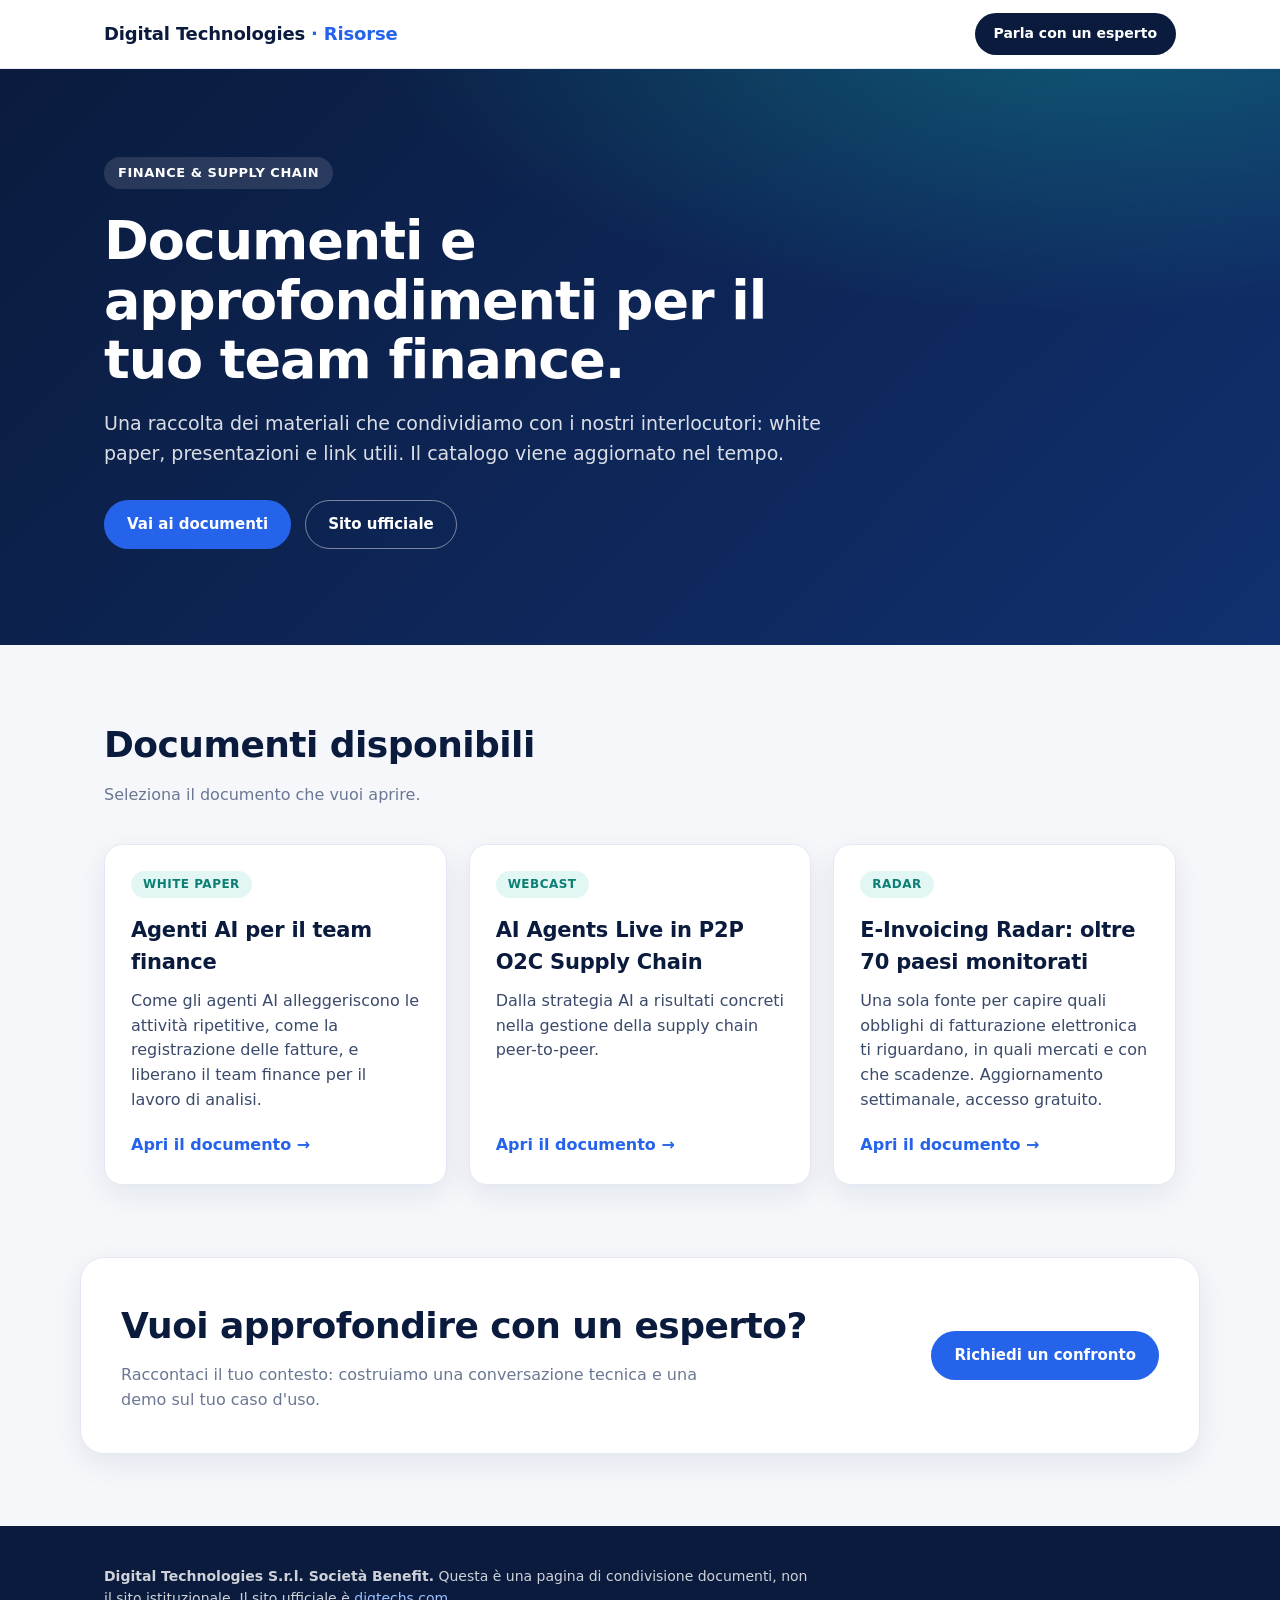
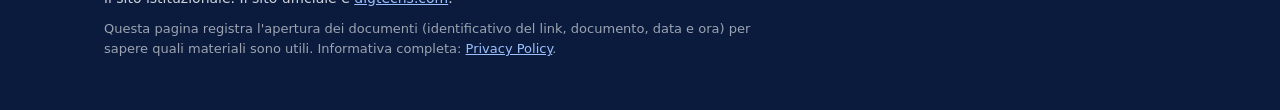
<file: index.html>
<!doctype html>
<html lang="it">
<head>
  <meta charset="utf-8">
  <meta name="viewport" content="width=device-width, initial-scale=1">
  <title>Documenti e risorse · Digital Technologies</title>
  <meta name="description" content="Documenti e approfondimenti condivisi da Digital Technologies.">
  <meta name="robots" content="noindex, nofollow">
  <!--og:start-->
  <meta property="og:type" content="website">
  <meta property="og:site_name" content="Digital Technologies">
  <meta property="og:title" content="Documenti e risorse · Digital Technologies">
  <meta property="og:description" content="Documenti e approfondimenti condivisi da Digital Technologies.">
  <meta property="og:image" content="https://federicotempella.github.io/REPOSITORY/cards/default.png">
  <meta property="og:image:width" content="1200">
  <meta property="og:image:height" content="630">
  <meta name="twitter:card" content="summary_large_image">
  <script src="tracking.js"></script>
  <!--og:end-->
  <link rel="stylesheet" href="style.css">
</head>
<body>

<header class="top">
  <div class="wrap">
    <a class="brand" href="./" id="brand">Digital Technologies<span> · Risorse</span></a>
    <a class="btn btn-small" href="https://www.digtechs.com/en/contacts#contact" target="_blank" rel="noopener">Parla con un esperto</a>
  </div>
</header>

<main>
  <div id="view-hub" hidden>
    <section class="hero">
      <div class="wrap">
        <span class="eyebrow">Finance &amp; Supply Chain</span>
        <h1>Documenti e approfondimenti per il tuo team finance.</h1>
        <p class="lead">Una raccolta dei materiali che condividiamo con i nostri interlocutori: white paper, presentazioni e link utili. Il catalogo viene aggiornato nel tempo.</p>
        <div class="hero-actions">
          <a class="btn btn-primary" href="#documenti">Vai ai documenti</a>
          <a class="btn btn-ghost" href="https://www.digtechs.com/" target="_blank" rel="noopener">Sito ufficiale</a>
        </div>
      </div>
    </section>

    <section class="section" id="documenti">
      <div class="wrap">
        <h2>Documenti disponibili</h2>
        <p class="section-sub">Seleziona il documento che vuoi aprire.</p>
        <div class="grid" id="docs"></div>
      </div>
    </section>

    <section class="section section-cta">
      <div class="wrap cta">
        <div>
          <h2>Vuoi approfondire con un esperto?</h2>
          <p class="section-sub">Raccontaci il tuo contesto: costruiamo una conversazione tecnica e una demo sul tuo caso d'uso.</p>
        </div>
        <a class="btn btn-primary" href="https://www.digtechs.com/en/contacts#contact" target="_blank" rel="noopener">Richiedi un confronto</a>
      </div>
    </section>
  </div>

  <noscript>
    <section class="redirect"><div class="wrap narrow">
      <h1>JavaScript disattivato</h1>
      <p class="lead lead-dark">Per vedere i documenti serve JavaScript. Attivalo nel browser e ricarica la pagina.</p>
    </div></section>
  </noscript>
</main>

<footer class="foot">
  <div class="wrap">
    <p><strong>Digital Technologies S.r.l. Società Benefit.</strong> Questa è una pagina di condivisione documenti, non il sito istituzionale. Il sito ufficiale è <a href="https://www.digtechs.com/" target="_blank" rel="noopener">digtechs.com</a>.</p>
    <p class="foot-small">Questa pagina registra l'apertura dei documenti (identificativo del link, documento, data e ora) per sapere quali materiali sono utili. Informativa completa: <a href="https://www.digtechs.com/en/privacy-policy/" target="_blank" rel="noopener">Privacy Policy</a>.</p>
  </div>
</footer>

<script src="config.js"></script>
<script src="app.js"></script>
</body>
</html>
</file>
<file: style.css>
/*
  PALETTE E STILE
  I colori sono un'approssimazione dello stile del sito aziendale (blu notte + blu elettrico + verde acqua),
  non valori presi dal suo CSS. Per cambiarli basta modificare le variabili qui sotto.
*/
:root {
  --ink: #0a1b3d;
  --ink-2: #3b4a6b;
  --muted: #6b7893;
  --bg: #f5f7fb;
  --card: #ffffff;
  --line: #e3e8f2;
  --accent: #2563eb;
  --accent-dark: #1b4fc4;
  --accent-2: #14b8a6;
  --radius: 18px;
  --shadow: 0 10px 30px rgba(10, 27, 61, .08);
}

* { box-sizing: border-box; }
html { scroll-behavior: smooth; }
body {
  margin: 0;
  font-family: Inter, "Segoe UI", system-ui, -apple-system, Roboto, Helvetica, Arial, sans-serif;
  color: var(--ink);
  background: var(--bg);
  line-height: 1.55;
  -webkit-font-smoothing: antialiased;
}
[hidden] { display: none !important; }
a { color: var(--accent); }
.wrap { max-width: 1120px; margin: 0 auto; padding: 0 24px; }
.narrow { max-width: 680px; }

/* Header */
.top {
  position: sticky; top: 0; z-index: 10;
  background: rgba(255, 255, 255, .92);
  backdrop-filter: blur(8px);
  border-bottom: 1px solid var(--line);
}
.top .wrap { display: flex; align-items: center; justify-content: space-between; height: 68px; }
.brand { font-weight: 700; font-size: 18px; letter-spacing: -.01em; color: var(--ink); text-decoration: none; }
.brand span { color: var(--accent); font-weight: 600; }

/* Bottoni */
.btn {
  display: inline-block; padding: 12px 22px; border-radius: 999px;
  font-weight: 600; font-size: 15px; text-decoration: none;
  border: 1px solid transparent; transition: transform .15s, background .15s, border-color .15s;
}
.btn:hover { transform: translateY(-1px); }
.btn-small { padding: 9px 18px; font-size: 14px; background: var(--ink); color: #fff; }
.btn-small:hover { background: #12306a; }
.btn-primary { background: var(--accent); color: #fff; }
.btn-primary:hover { background: var(--accent-dark); }
.btn-ghost { background: transparent; color: #fff; border-color: rgba(255, 255, 255, .45); }
.btn-ghost:hover { border-color: #fff; }

/* Hero */
.hero {
  background: radial-gradient(1200px 500px at 85% -10%, rgba(20, 184, 166, .35), transparent 60%),
              linear-gradient(135deg, #0a1b3d 0%, #11306f 100%);
  color: #fff; padding: 88px 0 96px;
}
.eyebrow {
  display: inline-block; padding: 6px 14px; border-radius: 999px;
  background: rgba(255, 255, 255, .12); font-size: 13px; font-weight: 600; letter-spacing: .04em;
  text-transform: uppercase; margin-bottom: 22px;
}
.eyebrow-dark { background: rgba(37, 99, 235, .1); color: var(--accent); }
h1 { font-size: clamp(32px, 5vw, 54px); line-height: 1.1; letter-spacing: -.02em; margin: 0 0 20px; max-width: 18ch; }
.hero h1 { max-width: 20ch; }
.lead { font-size: 19px; max-width: 60ch; color: rgba(255, 255, 255, .85); margin: 0 0 32px; }
.lead-dark { color: var(--ink-2); }
.hero-actions { display: flex; gap: 14px; flex-wrap: wrap; }

/* Sezioni */
.section { padding: 72px 0; }
h2 { font-size: clamp(26px, 3.2vw, 36px); letter-spacing: -.015em; margin: 0 0 10px; }
.section-sub { color: var(--muted); margin: 0 0 36px; max-width: 60ch; }

/* Card documenti */
.grid { display: grid; grid-template-columns: repeat(auto-fill, minmax(300px, 1fr)); gap: 22px; }
.card {
  display: flex; flex-direction: column; gap: 10px;
  background: var(--card); border: 1px solid var(--line); border-radius: var(--radius);
  padding: 26px; text-decoration: none; color: inherit;
  box-shadow: var(--shadow); transition: transform .18s, border-color .18s;
}
.card:hover { transform: translateY(-4px); border-color: var(--accent); }
.chip {
  align-self: flex-start; padding: 4px 12px; border-radius: 999px;
  background: rgba(20, 184, 166, .12); color: #0b7f73; font-size: 12px; font-weight: 700;
  letter-spacing: .04em; text-transform: uppercase;
}
.card h3 { margin: 6px 0 0; font-size: 21px; letter-spacing: -.01em; }
.card p { margin: 0; color: var(--ink-2); flex: 1; }
.card-cta { margin-top: 10px; color: var(--accent); font-weight: 600; }

/* Fascia CTA */
.section-cta { padding-top: 0; }
.cta {
  display: flex; align-items: center; justify-content: space-between; gap: 28px; flex-wrap: wrap;
  background: var(--card); border: 1px solid var(--line); border-radius: 24px; padding: 40px;
  box-shadow: var(--shadow);
}
.cta .section-sub { margin: 0; }

/* Schermata di apertura documento */
.redirect { padding: 96px 0 120px; text-align: center; }
.redirect .wrap { display: flex; flex-direction: column; align-items: center; }
.redirect h1 { max-width: 22ch; font-size: clamp(28px, 4vw, 42px); }
.redirect .lead { margin-bottom: 28px; }
.small { color: var(--muted); font-size: 14px; margin: 18px 0 0; }
.spinner {
  width: 36px; height: 36px; border-radius: 50%; margin-bottom: 26px;
  border: 3px solid rgba(37, 99, 235, .2); border-top-color: var(--accent);
  animation: spin .8s linear infinite;
}
@keyframes spin { to { transform: rotate(360deg); } }
.debug {
  margin-top: 28px; text-align: left; width: 100%; overflow: auto;
  background: #0a1b3d; color: #c8f7ef; padding: 16px; border-radius: 12px; font-size: 13px;
}

/* Footer */
.foot { background: var(--ink); color: rgba(255, 255, 255, .8); padding: 40px 0; font-size: 14px; }
.foot a { color: #9cc0ff; }
.foot p { margin: 0 0 10px; max-width: 80ch; }
.foot-small { color: rgba(255, 255, 255, .6); font-size: 13px; }

@media (max-width: 640px) {
  .hero { padding: 56px 0 64px; }
  .section { padding: 48px 0; }
  .cta { padding: 28px; }
  .top .wrap { height: 60px; }
}
</file>
